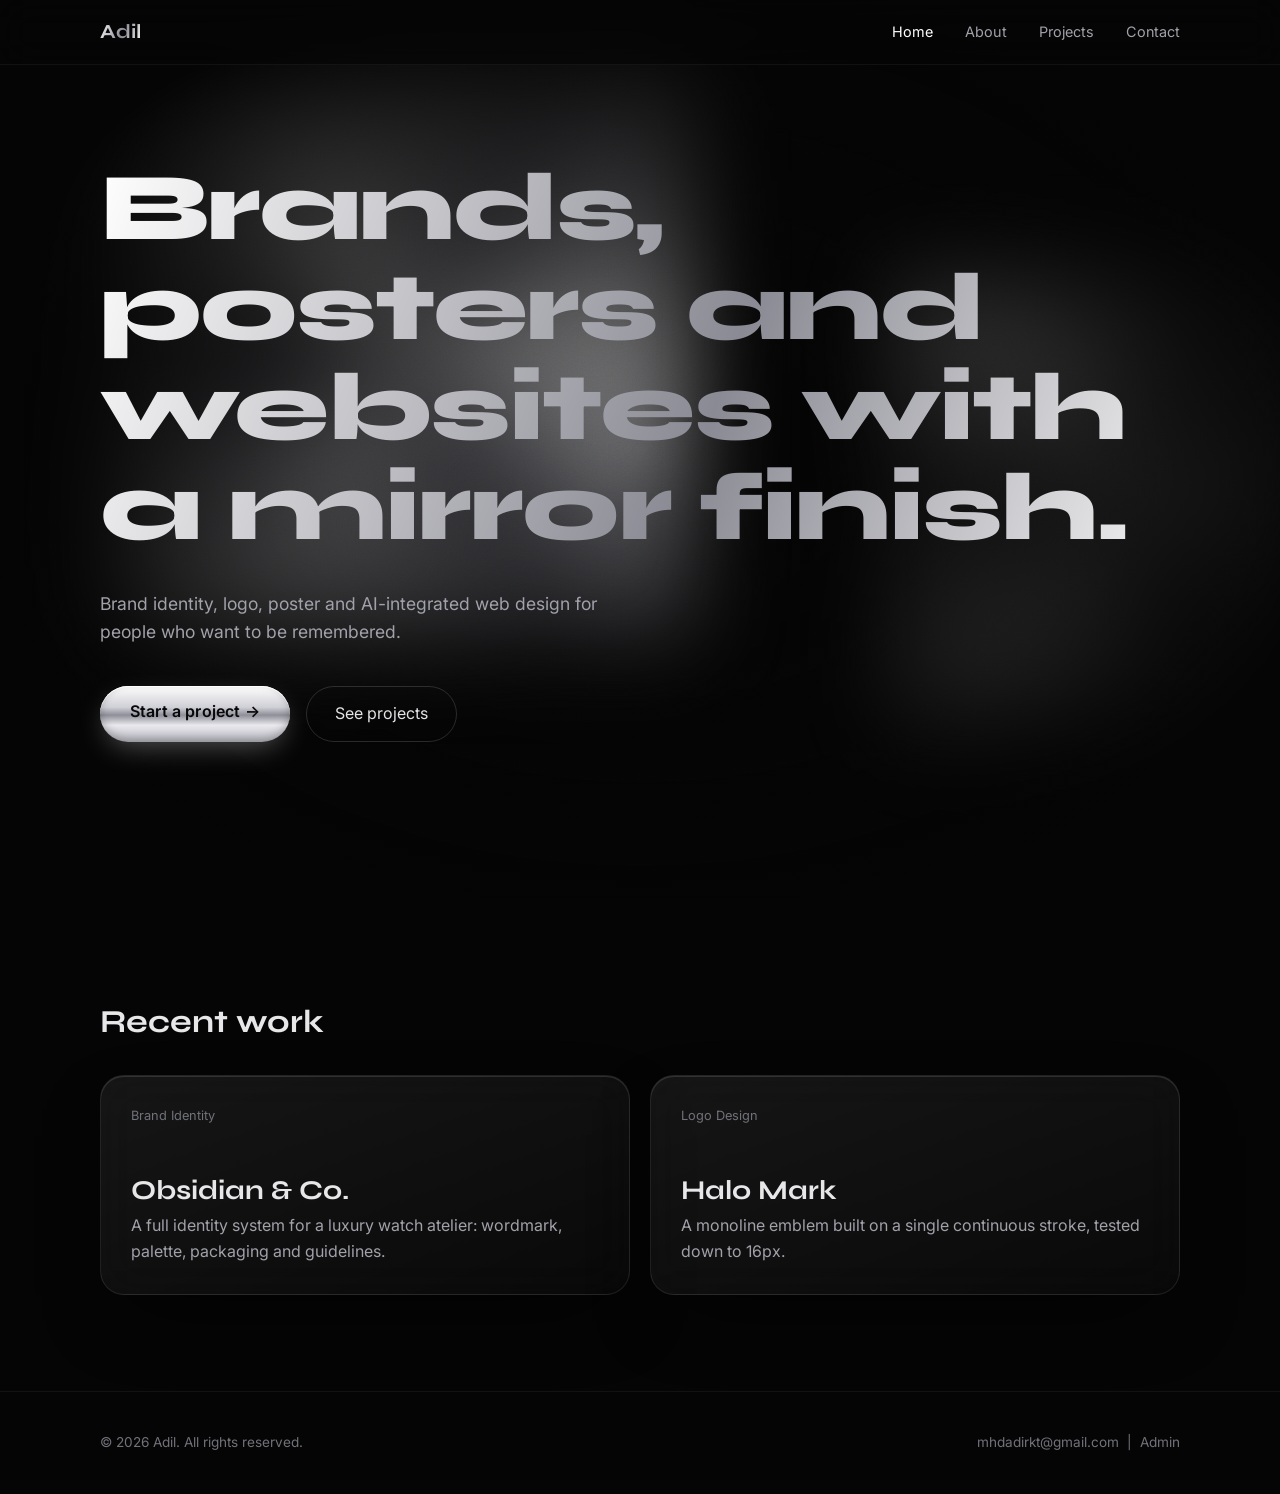
<file: index.html>
<!doctype html>
<html lang="en">
<head>
<meta charset="utf-8">
<meta name="viewport" content="width=device-width, initial-scale=1">
<title>Adil — Brand, Poster & AI-Integrated Web Design</title>
<meta name="description" content="Brand identity, logo, poster and AI-integrated web design.">

<link rel="preconnect" href="https://fonts.googleapis.com">
<link rel="preconnect" href="https://fonts.gstatic.com" crossorigin>
<link href="https://fonts.googleapis.com/css2?family=Inter:wght@400;500;600&family=Syne:wght@500;700;800&display=swap" rel="stylesheet">
<link rel="stylesheet" href="css/style.css">
</head>
<body>
<main>
  <section class="section hero-sec" data-liquid>
    <div class="wrap">
      <h1 class="big hero chrome-text">Brands, posters and websites with a mirror finish.</h1>
      <p class="muted" style="margin-top:32px;max-width:520px;font-size:1.1rem">Brand identity, logo, poster and AI-integrated web design for people who want to be remembered.</p>
      <div class="btn-row"><a href="contact.html" class="liquid-btn">Start a project →</a><a href="projects.html" class="ghost-btn">See projects</a></div>
    </div>
  </section>
  <section class="wrap" style="padding:96px 20px">
    <h2 class="display" style="font-size:2rem;margin-bottom:28px">Recent work</h2>
    <div class="grid two" data-projects="2"></div>
  </section>
</main>
<script src="js/main.js"></script>
</body></html>
</file>
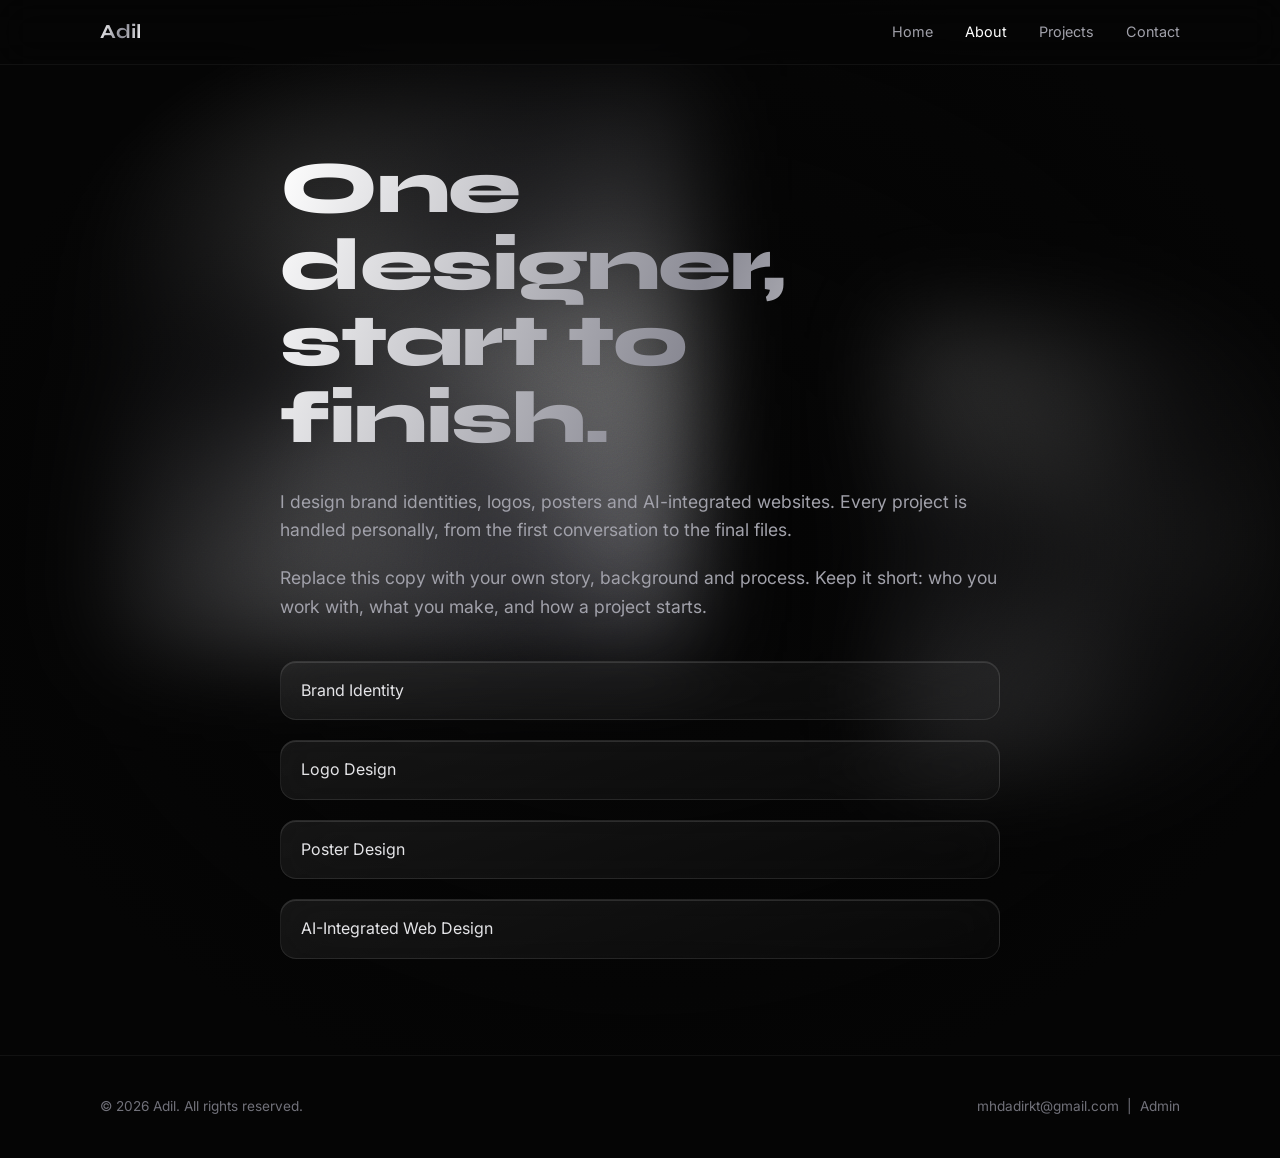
<file: about.html>
<!doctype html>
<html lang="en">
<head>
<meta charset="utf-8">
<meta name="viewport" content="width=device-width, initial-scale=1">
<title>About — Adil</title>
<meta name="description" content="Brand identity, logo, poster and AI-integrated web design.">

<link rel="preconnect" href="https://fonts.googleapis.com">
<link rel="preconnect" href="https://fonts.gstatic.com" crossorigin>
<link href="https://fonts.googleapis.com/css2?family=Inter:wght@400;500;600&family=Syne:wght@500;700;800&display=swap" rel="stylesheet">
<link rel="stylesheet" href="css/style.css">
</head>
<body>
<main>
  <section class="section" data-liquid>
    <div class="narrow">
      <h1 class="big chrome-text">One designer, start to finish.</h1>
      <div class="muted" style="margin-top:32px;font-size:1.1rem">
        <p>I design brand identities, logos, posters and AI-integrated websites. Every project is handled personally, from the first conversation to the final files.</p>
        <p style="margin-top:20px">Replace this copy with your own story, background and process. Keep it short: who you work with, what you make, and how a project starts.</p>
      </div>
      <ul class="grid two" style="margin-top:40px">
        <li class="pill glass">Brand Identity</li><li class="pill glass">Logo Design</li>
        <li class="pill glass">Poster Design</li><li class="pill glass">AI-Integrated Web Design</li>
      </ul>
    </div>
  </section>
</main>
<script src="js/main.js"></script>
</body></html>
</file>
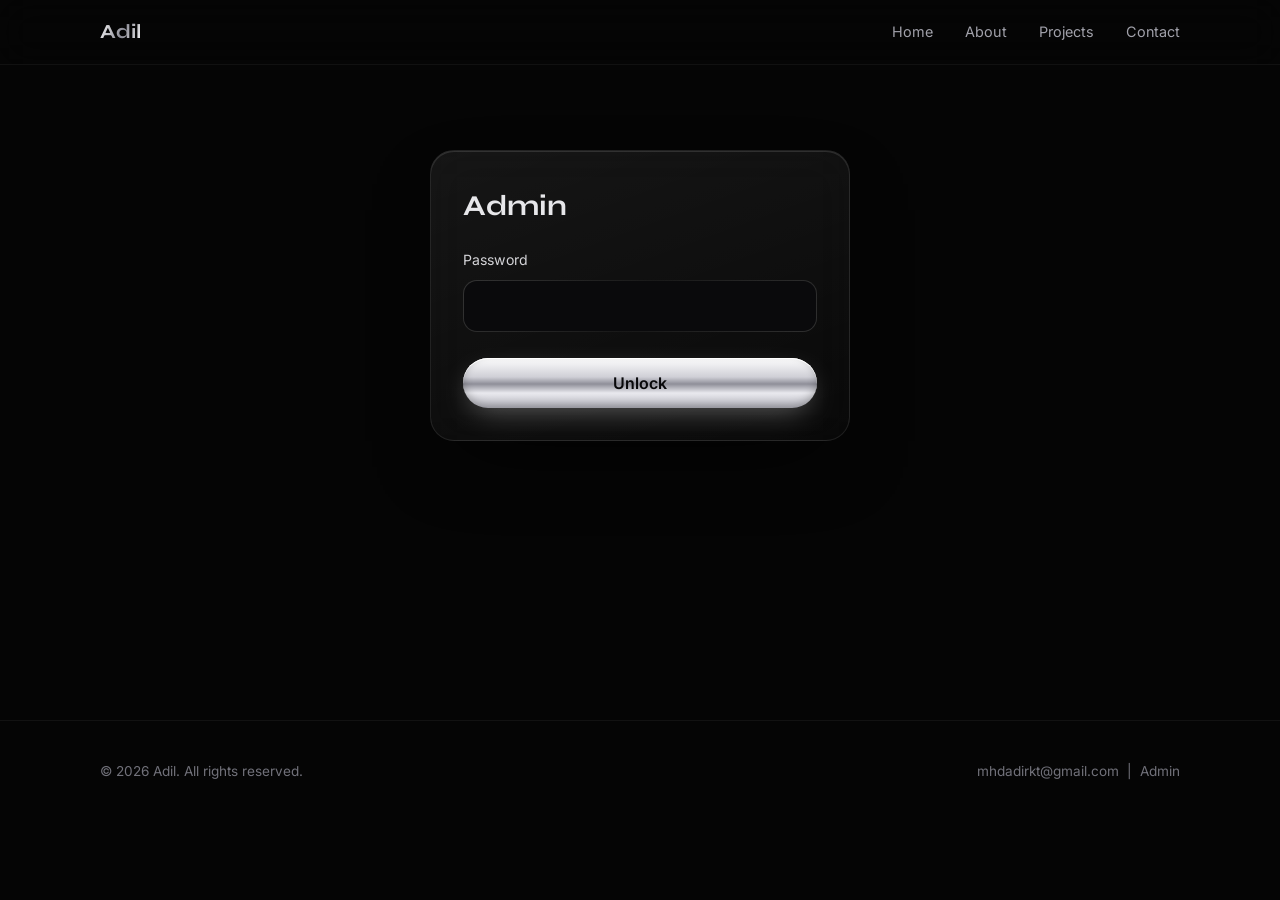
<file: admin.html>
<!doctype html>
<html lang="en">
<head>
<meta charset="utf-8">
<meta name="viewport" content="width=device-width, initial-scale=1">
<title>Admin — Adil</title>
<meta name="description" content="Brand identity, logo, poster and AI-integrated web design.">
<meta name="robots" content="noindex,nofollow">
<link rel="preconnect" href="https://fonts.googleapis.com">
<link rel="preconnect" href="https://fonts.gstatic.com" crossorigin>
<link href="https://fonts.googleapis.com/css2?family=Inter:wght@400;500;600&family=Syne:wght@500;700;800&display=swap" rel="stylesheet">
<link rel="stylesheet" href="css/style.css">
</head>
<body>
<main class="section" style="min-height:80vh">
  <div class="wrap">
    <div id="gate" class="gate glass" style="border-radius:24px;padding:32px">
      <h1 class="display" style="font-size:1.8rem">Admin</h1>
      <form id="gate-form" style="margin-top:20px">
        <label for="pw">Password</label>
        <div class="field"><input id="pw" type="password" autocomplete="current-password" required></div>
        <p class="err" id="gate-err" role="alert"></p>
        <button class="liquid-btn" style="margin-top:20px;width:100%">Unlock</button>
      </form>
    </div>
    <div id="panel" hidden>
      <h1 class="display" style="font-size:2.4rem">Admin</h1>
      <div class="grid two" style="margin-top:32px;grid-template-columns:repeat(auto-fit,minmax(220px,1fr))">
        <div class="stat glass"><p class="small">Projects</p><p class="n" id="count">0</p></div>
        <a class="stat glass" href="https://web3forms.com/dashboard" target="_blank" rel="noreferrer"><p class="small">Inbox</p><p>View enquiries (Web3Forms)</p></a>
        <a class="stat glass" href="mailto:mhdadirkt@gmail.com"><p class="small">Reply</p><p>mhdadirkt@gmail.com</p></a>
      </div>
      <h2 class="display" style="margin-top:56px;font-size:1.5rem">Projects</h2>
      <ul class="table" id="rows"></ul>
      <p class="small" style="margin-top:24px">Edit projects in the PROJECTS array in js/main.js.</p>
    </div>
  </div>
</main>
<script src="js/main.js"></script>
<script src="js/admin.js"></script>
</body></html>
</file>
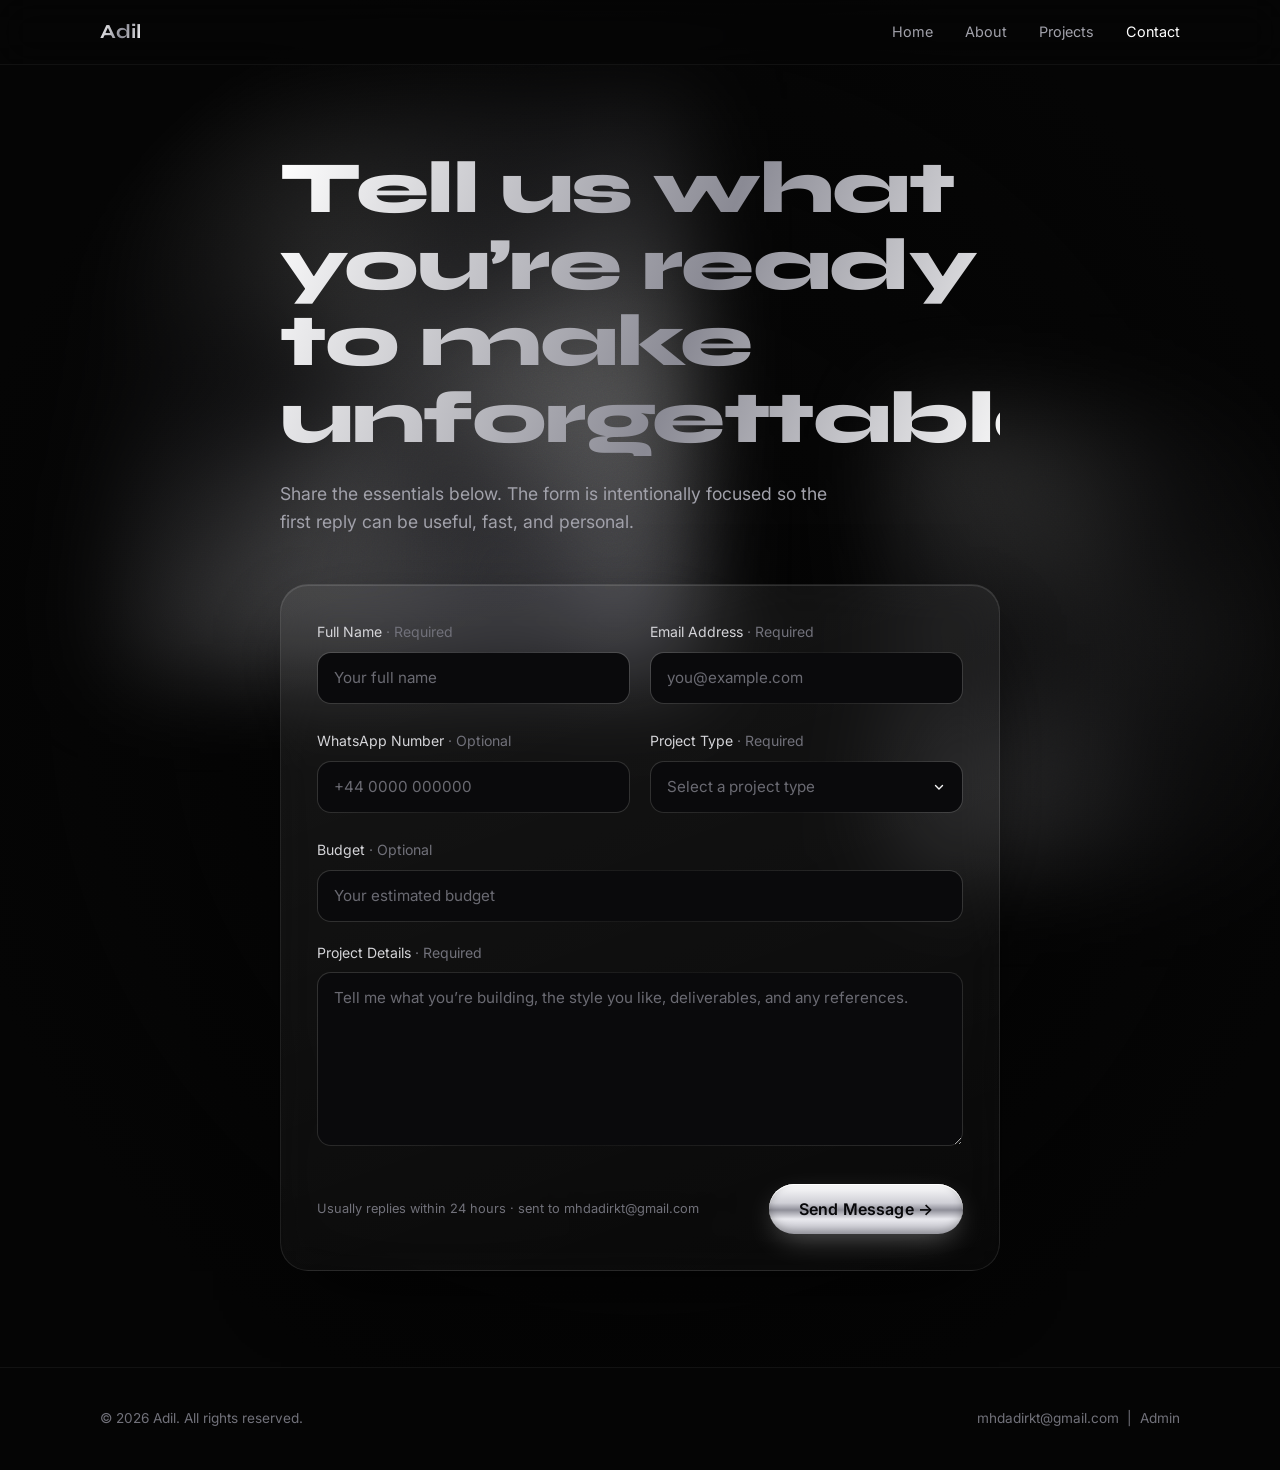
<file: contact.html>
<!doctype html>
<html lang="en">
<head>
<meta charset="utf-8">
<meta name="viewport" content="width=device-width, initial-scale=1">
<title>Contact — Adil</title>
<meta name="description" content="Brand identity, logo, poster and AI-integrated web design.">

<link rel="preconnect" href="https://fonts.googleapis.com">
<link rel="preconnect" href="https://fonts.gstatic.com" crossorigin>
<link href="https://fonts.googleapis.com/css2?family=Inter:wght@400;500;600&family=Syne:wght@500;700;800&display=swap" rel="stylesheet">
<link rel="stylesheet" href="css/style.css">
</head>
<body>
<main>
  <section class="section" data-liquid>
    <div class="narrow">
      <h1 class="big chrome-text">Tell us what you’re ready to make unforgettable.</h1>
      <p class="muted" style="margin-top:24px;max-width:560px;font-size:1.1rem">Share the essentials below. The form is intentionally focused so the first reply can be useful, fast, and personal.</p>

      <form id="contact-form" class="form-card glass" novalidate>
        <input class="hp" type="text" name="company" tabindex="-1" autocomplete="off" aria-hidden="true">
        <div class="form-grid">
          <div>
            <label for="name">Full Name <span>· Required</span></label>
            <div class="field"><input id="name" name="name" required placeholder="Your full name" autocomplete="name" aria-describedby="err-name"></div>
            <p class="err" id="err-name" role="alert"></p>
          </div>
          <div>
            <label for="email">Email Address <span>· Required</span></label>
            <div class="field"><input id="email" name="email" type="email" required placeholder="you@example.com" autocomplete="email" aria-describedby="err-email"></div>
            <p class="err" id="err-email" role="alert"></p>
          </div>
          <div>
            <label for="whatsapp">WhatsApp Number <span>· Optional</span></label>
            <div class="field"><input id="whatsapp" name="whatsapp" type="tel" placeholder="+44 0000 000000" autocomplete="tel" aria-describedby="err-whatsapp"></div>
            <p class="err" id="err-whatsapp" role="alert"></p>
          </div>
          <div>
            <label id="type-lbl" for="type-btn">Project Type <span>· Required</span></label>
            <div class="dropdown" id="type-dropdown">
              <div class="field">
                <button type="button" class="select-btn" id="type-btn" aria-haspopup="listbox" aria-expanded="false" aria-controls="type-list" aria-labelledby="type-lbl type-btn" aria-describedby="err-projectType">
                  <span id="type-label" class="ph">Select a project type</span>
                  <svg width="14" height="14" viewBox="0 0 20 20" aria-hidden="true"><path d="M5 8l5 5 5-5" fill="none" stroke="currentColor" stroke-width="2" stroke-linecap="round"/></svg>
                </button>
              </div>
              <ul class="options" id="type-list" role="listbox" aria-labelledby="type-lbl" hidden></ul>
            </div>
            <p class="err" id="err-projectType" role="alert"></p>
          </div>
          <div class="full">
            <label for="budget">Budget <span>· Optional</span></label>
            <div class="field"><input id="budget" name="budget" placeholder="Your estimated budget"></div>
          </div>
          <div class="full">
            <label for="details">Project Details <span>· Required</span></label>
            <div class="field"><textarea id="details" name="details" required rows="6" placeholder="Tell me what you’re building, the style you like, deliverables, and any references." aria-describedby="err-details"></textarea></div>
            <p class="err" id="err-details" role="alert"></p>
          </div>
        </div>
        <p class="form-error" id="form-error" role="alert" hidden></p>
        <div class="form-bar">
          <p class="small">Usually replies within 24 hours · sent to mhdadirkt@gmail.com</p>
          <button type="submit" id="send" class="liquid-btn">Send Message →</button>
        </div>
      </form>

      <div id="success" class="success glass" role="status" tabindex="-1">
        <div class="drop"><i></i><i></i><i></i><b><svg width="30" height="30" viewBox="0 0 24 24" aria-hidden="true"><path d="M5 12.5l4.5 4.5L19 7.5" fill="none" stroke="#08080a" stroke-width="2.6" stroke-linecap="round" stroke-linejoin="round"/></svg></b></div>
        <h2 class="display chrome-text" style="font-size:2rem">Message received.</h2>
        <p class="muted" style="margin-top:12px;max-width:440px">Thanks, <span id="success-name"></span>. Your brief is in. Expect a personal reply at <span id="success-email"></span> within 24 hours.</p>
        <button class="link-btn" id="again" type="button">Send another message</button>
      </div>
    </div>
  </section>
</main>
<script src="js/main.js"></script>
<script src="js/contact.js"></script>
</body></html>
</file>
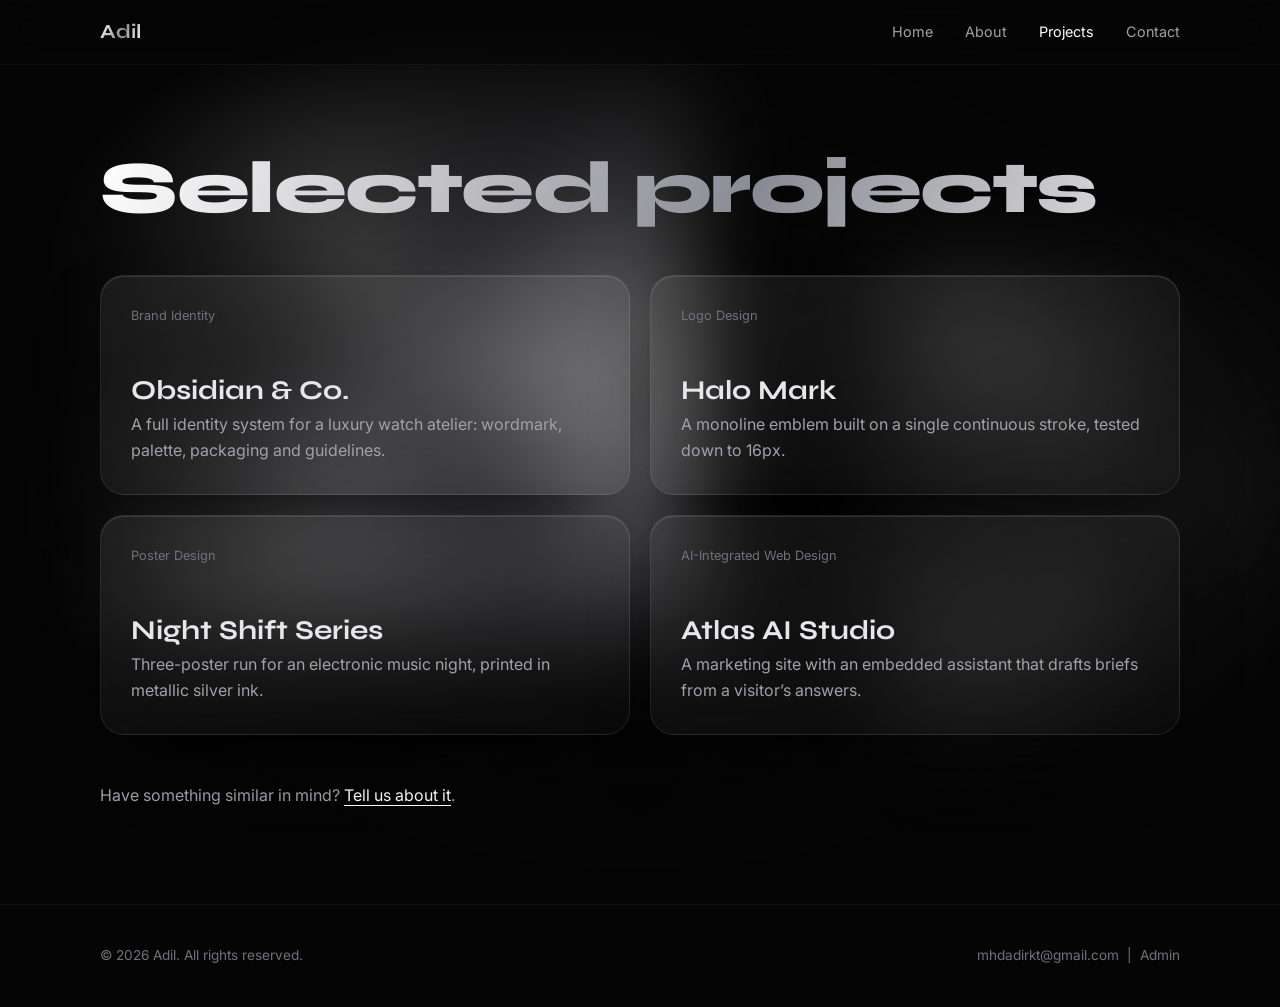
<file: projects.html>
<!doctype html>
<html lang="en">
<head>
<meta charset="utf-8">
<meta name="viewport" content="width=device-width, initial-scale=1">
<title>Projects — Adil</title>
<meta name="description" content="Brand identity, logo, poster and AI-integrated web design.">

<link rel="preconnect" href="https://fonts.googleapis.com">
<link rel="preconnect" href="https://fonts.gstatic.com" crossorigin>
<link href="https://fonts.googleapis.com/css2?family=Inter:wght@400;500;600&family=Syne:wght@500;700;800&display=swap" rel="stylesheet">
<link rel="stylesheet" href="css/style.css">
</head>
<body>
<main>
  <section class="section" data-liquid>
    <div class="wrap">
      <h1 class="big chrome-text">Selected projects</h1>
      <div class="grid two" style="margin-top:48px" data-projects></div>
      <p class="muted" style="margin-top:48px">Have something similar in mind? <a href="contact.html" style="color:#fff;text-decoration:underline;text-underline-offset:4px">Tell us about it</a>.</p>
    </div>
  </section>
</main>
<script src="js/main.js"></script>
</body></html>
</file>
<file: css/style.css>
:root{--obsidian:#050505}
*{box-sizing:border-box;margin:0}
html{background:var(--obsidian);color-scheme:dark;scroll-behavior:smooth}
body{background:var(--obsidian);color:#e7e7ea;font-family:"Inter",system-ui,sans-serif;-webkit-font-smoothing:antialiased;min-height:100vh;line-height:1.6}
a{color:inherit;text-decoration:none}
ul{list-style:none;padding:0}
.display{font-family:"Syne",system-ui,sans-serif}
.wrap{max-width:1120px;margin:0 auto;padding:0 20px}
.narrow{max-width:760px;margin:0 auto;padding:0 20px}
.muted{color:#a1a1aa}
.small{font-size:.8rem;color:#71717a}

.chrome-text{background:linear-gradient(110deg,#fff 0%,#8a8a94 28%,#fafafa 50%,#62626b 74%,#fff 100%);background-size:220% auto;-webkit-background-clip:text;background-clip:text;color:transparent;animation:sheen 9s linear infinite}
@keyframes sheen{to{background-position:220% center}}
h1.big{font-family:"Syne",sans-serif;font-weight:800;letter-spacing:-.02em;line-height:1.04;font-size:clamp(2.3rem,7vw,4.6rem)}
h1.hero{font-size:clamp(2.6rem,9vw,6rem);max-width:15ch}

/* Header / footer */
.site-header{position:fixed;inset:0 0 auto 0;z-index:50;border-bottom:1px solid rgba(255,255,255,.05);background:rgba(5,5,5,.6);backdrop-filter:blur(18px);-webkit-backdrop-filter:blur(18px)}
.site-header nav{display:flex;align-items:center;justify-content:space-between;max-width:1120px;margin:0 auto;padding:16px 20px}
.logo{font-family:"Syne",sans-serif;font-weight:700;font-size:1.25rem}
.nav-links{display:flex;gap:32px;font-size:.9rem}
.nav-links a{color:#a1a1aa;transition:color .2s}
.nav-links a:hover,.nav-links a.active{color:#fff}
.menu-btn{display:none;background:none;border:0;color:#d4d4d8;font:inherit;font-size:.9rem;cursor:pointer}
@media(max-width:760px){
  .menu-btn{display:block}
  .nav-links{display:none;position:absolute;top:100%;left:0;right:0;flex-direction:column;gap:14px;padding:20px;background:rgba(5,5,5,.97);border-bottom:1px solid rgba(255,255,255,.05)}
  .nav-links.open{display:flex}
}
.site-footer{border-top:1px solid rgba(255,255,255,.05);padding:40px 20px;font-size:.85rem;color:#71717a}
.site-footer .wrap{display:flex;flex-wrap:wrap;justify-content:space-between;gap:12px}
.site-footer a:hover{color:#fff}

/* Sections / background */
.section{position:relative;isolation:isolate;overflow:hidden;padding:150px 0 96px}
.section.hero-sec{min-height:100vh;display:flex;align-items:center;padding-top:96px}
.bg{position:absolute;inset:0;z-index:-1;overflow:hidden;pointer-events:none;background:var(--obsidian)}
.blob{position:absolute;filter:blur(46px);opacity:.55;will-change:transform,border-radius;background:conic-gradient(from 90deg at 50% 50%,#f5f5f7,#5b5b64,#d9d9de,#2a2a30,#fff,#6d6d76,#f5f5f7);animation:morph 16s ease-in-out infinite,drift 28s ease-in-out infinite}
.blob.b1{left:8%;top:6%;width:46vmax;height:46vmax}
.blob.b2{right:-6%;top:30%;width:36vmax;height:36vmax;opacity:.35;animation-duration:21s,34s;animation-direction:reverse}
@keyframes morph{0%,100%{border-radius:42% 58% 63% 37%/45% 40% 60% 55%}33%{border-radius:60% 40% 35% 65%/55% 60% 40% 45%}66%{border-radius:38% 62% 55% 45%/60% 35% 65% 40%}}
@keyframes drift{0%,100%{transform:translate(-6%,-4%) rotate(0) scale(1)}50%{transform:translate(7%,6%) rotate(50deg) scale(1.08)}}
.bg svg{position:absolute;inset:0;width:100%;height:100%;opacity:.12;mix-blend-mode:overlay}
.bg .vignette{position:absolute;inset:0;background:radial-gradient(ellipse at center,transparent 0%,#050505 78%)}

/* Glass + cards */
.glass{background:linear-gradient(160deg,rgba(255,255,255,.07),rgba(255,255,255,.02));border:1px solid rgba(255,255,255,.09);backdrop-filter:blur(22px) saturate(140%);-webkit-backdrop-filter:blur(22px) saturate(140%);box-shadow:0 30px 80px -30px rgba(0,0,0,.9),inset 0 1px 0 rgba(255,255,255,.12)}
.grid{display:grid;gap:20px}
.grid.two{grid-template-columns:repeat(auto-fit,minmax(min(100%,420px),1fr))}
.card{border-radius:24px;padding:30px;transition:border-color .3s;display:flex;flex-direction:column;gap:10px;min-height:220px;justify-content:space-between}
.card:hover{border-color:rgba(255,255,255,.28)}
.card h3,.card h2{font-family:"Syne",sans-serif;font-size:1.7rem}
.pill{border-radius:16px;padding:16px 20px;color:#e4e4e7}

/* Buttons */
.btn-row{display:flex;flex-wrap:wrap;gap:16px;margin-top:40px}
.liquid-btn{position:relative;overflow:hidden;display:inline-block;border:0;cursor:pointer;font:600 1rem "Inter",sans-serif;border-radius:999px;padding:15px 30px;color:#08080a;letter-spacing:.01em;background:linear-gradient(180deg,#fff 0%,#cfcfd6 38%,#8f8f99 52%,#e9e9ee 70%,#b9b9c2 100%);box-shadow:inset 0 1px 0 #fff,inset 0 -3px 8px rgba(0,0,0,.25),0 10px 30px -8px rgba(255,255,255,.35);transition:transform .25s,filter .25s}
.liquid-btn::after{content:"";position:absolute;top:0;bottom:0;width:45%;left:-60%;background:linear-gradient(100deg,transparent,rgba(255,255,255,.95),transparent);transform:skewX(-20deg)}
.liquid-btn:hover:not(:disabled)::after{left:130%;transition:left .9s ease}
.liquid-btn:hover:not(:disabled){transform:translateY(-1px);filter:brightness(1.05)}
.liquid-btn:active:not(:disabled){transform:translateY(1px) scale(.99)}
.liquid-btn:disabled{opacity:.7;cursor:wait}
.ghost-btn{display:inline-block;border:1px solid rgba(255,255,255,.15);border-radius:999px;padding:14px 28px;color:#e4e4e7;transition:border-color .25s}
.ghost-btn:hover{border-color:rgba(255,255,255,.4)}

/* Form */
.form-card{border-radius:28px;padding:clamp(22px,4vw,36px);margin-top:48px;position:relative}
.form-grid{display:grid;grid-template-columns:1fr 1fr;gap:20px}
.form-grid .full{grid-column:1/-1}
@media(max-width:640px){.form-grid{grid-template-columns:1fr}}
label{display:block;margin-bottom:8px;font-size:.88rem;color:#d4d4d8}
label span{color:#71717a}
.field{position:relative;border-radius:14px;padding:1px;background:linear-gradient(120deg,rgba(255,255,255,.14),rgba(255,255,255,.04),rgba(255,255,255,.14));transition:box-shadow .4s}
.field::before{content:"";position:absolute;inset:0;border-radius:inherit;padding:1px;opacity:0;pointer-events:none;background:linear-gradient(120deg,#fff,#6b6b74,#f4f4f5,#4a4a52,#fff);background-size:300% 300%;-webkit-mask:linear-gradient(#000 0 0) content-box,linear-gradient(#000 0 0);-webkit-mask-composite:xor;mask:linear-gradient(#000 0 0) content-box exclude,linear-gradient(#000 0 0);transition:opacity .45s;animation:flow 4s linear infinite}
.field:focus-within::before,.field.open::before{opacity:1}
.field:focus-within,.field.open{box-shadow:0 0 30px -10px rgba(255,255,255,.4)}
.field.invalid{background:linear-gradient(120deg,rgba(248,113,113,.55),rgba(248,113,113,.2))}
@keyframes flow{to{background-position:300% 300%}}
.field input,.field textarea,.field .select-btn{display:block;width:100%;border:0;border-radius:13px;background:#0a0a0c;color:#f4f4f5;padding:13px 16px;font:inherit;font-size:.95rem;outline:none;text-align:left}
.field textarea{resize:vertical;min-height:140px}
.field ::placeholder{color:#6a6a72}
.select-btn{display:flex!important;justify-content:space-between;align-items:center;cursor:pointer}
.select-btn svg{transition:transform .25s}
.field.open .select-btn svg{transform:rotate(180deg)}
.select-btn .ph{color:#6a6a72}
.dropdown{position:relative}
.options{position:absolute;z-index:20;top:calc(100% + 8px);left:0;right:0;padding:6px;border-radius:18px;background:rgba(11,11,13,.96);border:1px solid rgba(255,255,255,.1);box-shadow:0 30px 60px -20px #000;animation:rise .3s cubic-bezier(.2,.8,.2,1) both}
.options[hidden]{display:none}
.options li{cursor:pointer;border-radius:12px;padding:10px 14px;font-size:.92rem;color:#a1a1aa;transition:background .15s}
.options li.active{background:rgba(255,255,255,.1);color:#fff}
.options li[aria-selected="true"]{font-weight:600}
.err{margin-top:6px;font-size:.78rem;color:#fca5a5;min-height:0}
.form-error{margin-top:20px;border:1px solid rgba(248,113,113,.3);background:rgba(239,68,68,.1);color:#fecaca;border-radius:12px;padding:12px 16px;font-size:.9rem}
.form-bar{display:flex;flex-wrap:wrap;align-items:center;justify-content:space-between;gap:20px;margin-top:32px}
.hp{position:absolute;left:-9999px;width:0;height:0;opacity:0}

/* Confirmation */
.success{display:none;min-height:420px;flex-direction:column;align-items:center;justify-content:center;text-align:center;border-radius:28px;padding:40px;margin-top:48px;animation:rise .8s cubic-bezier(.2,.8,.2,1) both}
.success.show{display:flex}
.drop{position:relative;width:80px;height:80px;margin-bottom:32px}
.drop i{position:absolute;inset:0;border-radius:50%;border:1px solid rgba(255,255,255,.5);animation:ripple 2.8s ease-out infinite}
.drop i:nth-child(2){animation-delay:.9s}.drop i:nth-child(3){animation-delay:1.8s}
.drop b{position:absolute;inset:0;display:grid;place-items:center;border-radius:50%;background:linear-gradient(180deg,#fff,#9a9aa4 55%,#e5e5ea);box-shadow:0 0 40px rgba(255,255,255,.35)}
@keyframes ripple{from{transform:scale(.6);opacity:.9}to{transform:scale(2.2);opacity:0}}
@keyframes rise{from{opacity:0;transform:translateY(14px);filter:blur(6px)}to{opacity:1;transform:none;filter:none}}
.link-btn{margin-top:28px;background:none;border:0;color:#a1a1aa;font:inherit;font-size:.9rem;cursor:pointer;text-decoration:underline;text-underline-offset:4px}
.link-btn:hover{color:#fff}

/* Admin */
.stat{border-radius:20px;padding:24px}
.stat .n{font-family:"Syne",sans-serif;font-size:2.4rem;font-weight:700}
.table{margin-top:16px;border:1px solid rgba(255,255,255,.06);border-radius:18px;overflow:hidden}
.table li{display:flex;justify-content:space-between;gap:12px;padding:14px 20px;border-top:1px solid rgba(255,255,255,.05)}
.table li:first-child{border-top:0}
.gate{max-width:420px;margin:0 auto}

:focus-visible{outline:2px solid #fff;outline-offset:3px}
@media(prefers-reduced-motion:reduce){.blob,.chrome-text,.field::before,.drop i,.success,.options{animation:none!important}.liquid-btn::after{display:none}}
</file>
